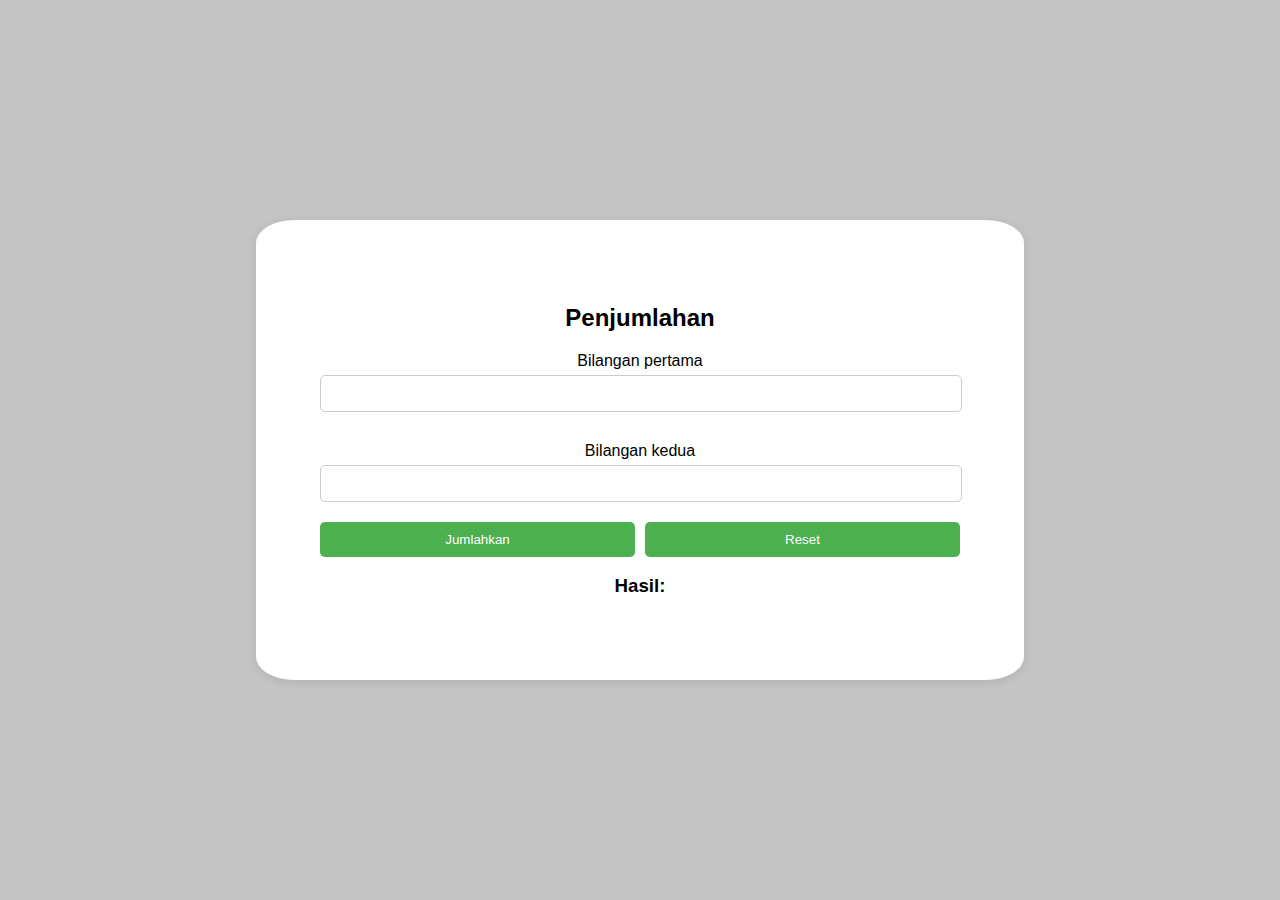
<file: Kalkulator sederhana/index.html>
<!DOCTYPE html>
<html lang="en">
<head>
    <meta charset="UTF-8">
    <meta name="viewport" content="width=device-width, initial-scale=1.0">
    <title>Penjumlahan Sederhana</title>
    <link rel="stylesheet" href="style.css">
</head>
<body>
    <div class="container">
        <h2>Penjumlahan</h2>
        <form id="penjumlahanForm">
            <label for="bilangan1">Bilangan pertama</label>
            <input type="number" id="bilangan1" name="bilangan1">
            
            <label for="bilangan2">Bilangan kedua</label>
            <input type="number" id="bilangan2" name="bilangan2">
            
            <div class="buttons">
                <button type="button" onclick="hitung()">Jumlahkan</button>
                <button type="reset">Reset</button>
            </div>
        </form>
        <h3>Hasil: <span id="hasil"></span></h3>
    </div>
    
    <script src="script.js"></script>
</body>
</html>
</file>
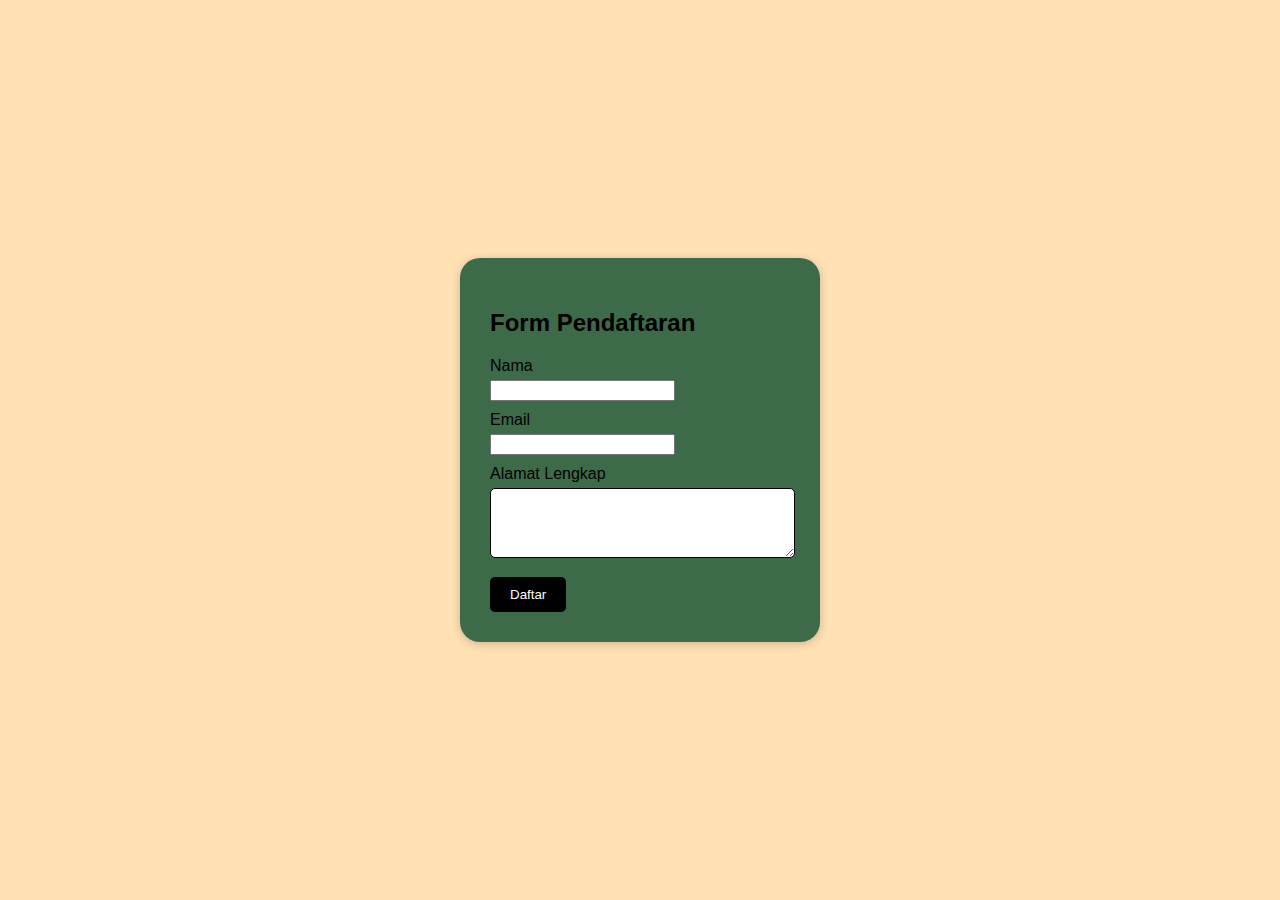
<file: Aplikasi Pendaftaran/aplikasi_pendaftaran.html>
<!DOCTYPE html>
<html lang="en">
<head>
    <meta charset="UTF-8">
    <meta name="viewport" content="width=device-width, initial-scale=1.0">
    <title>Form Pendaftaran</title>
    <link rel="stylesheet" href="style.css">
</head>
<body>
    <div class="container">
        <h1></h1>
        <form id="PendaftaranForm">
            <h2>Form Pendaftaran</h2>
            <label for="Nama">Nama</label>
            <input type="String" id="Nama" name="Nama">
            
            <label for="Email">Email</label>
            <input type="String" id="Email" name="Email">
            
            <label for="Alamat">Alamat Lengkap</label>
            <textarea id="Alamat" name="Alamat"></textarea>
        
            <div class="buttons">
                <button id="button" onclick="Daftar()">Daftar</button>
            </div>
        </form>
    </div>
    
    <script src="script.js"></script>
</body>
</html>
</file>
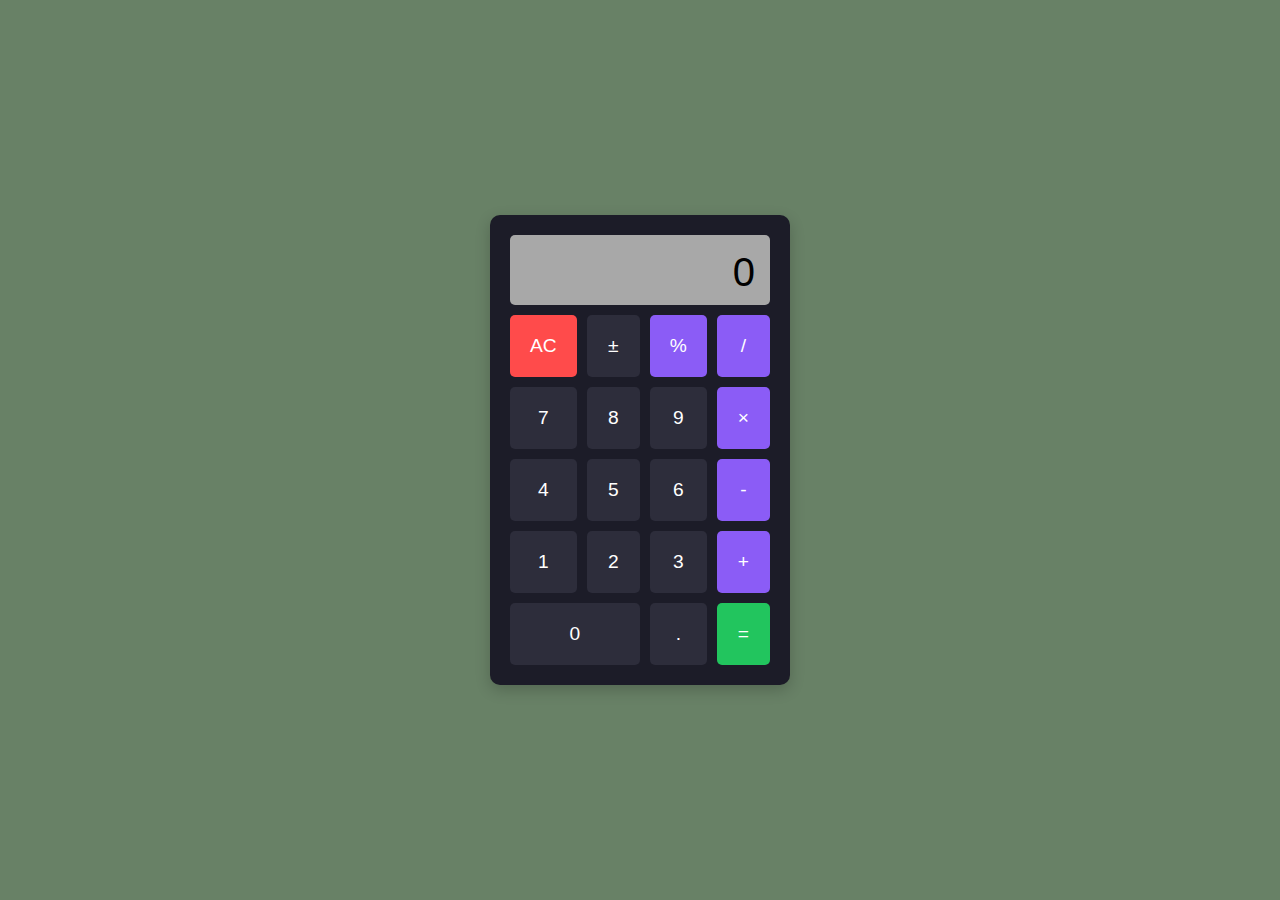
<file: Calculator/Calculator.html>
<!DOCTYPE html>
<html lang="en">
<head>
    <meta charset="UTF-8">
    <meta name="viewport" content="width=device-width, initial-scale=1.0">
    <title>Calculator</title>
    <link rel="stylesheet" href="Calculator.css">
</head>
<body>
    <div class="calculator">
        <div class="display">0</div>
        <div class="buttons">
            <button class="clear">AC</button>
            <button class="plus-minus">±</button>
            <button class="operator">%</button>
            <button class="operator">/</button>
            <button>7</button>
            <button>8</button>
            <button>9</button>
            <button class="operator">×</button>
            <button>4</button>
            <button>5</button>
            <button>6</button>
            <button class="operator">-</button>
            <button>1</button>
            <button>2</button>
            <button>3</button>
            <button class="operator">+</button>
            <button style="grid-column: span 2;">0</button>
            <button>.</button>
            <button class="equals">=</button>
        </div>
    </div>
    <script src="Calculator.js"></script>
</body>
</html>
</file>
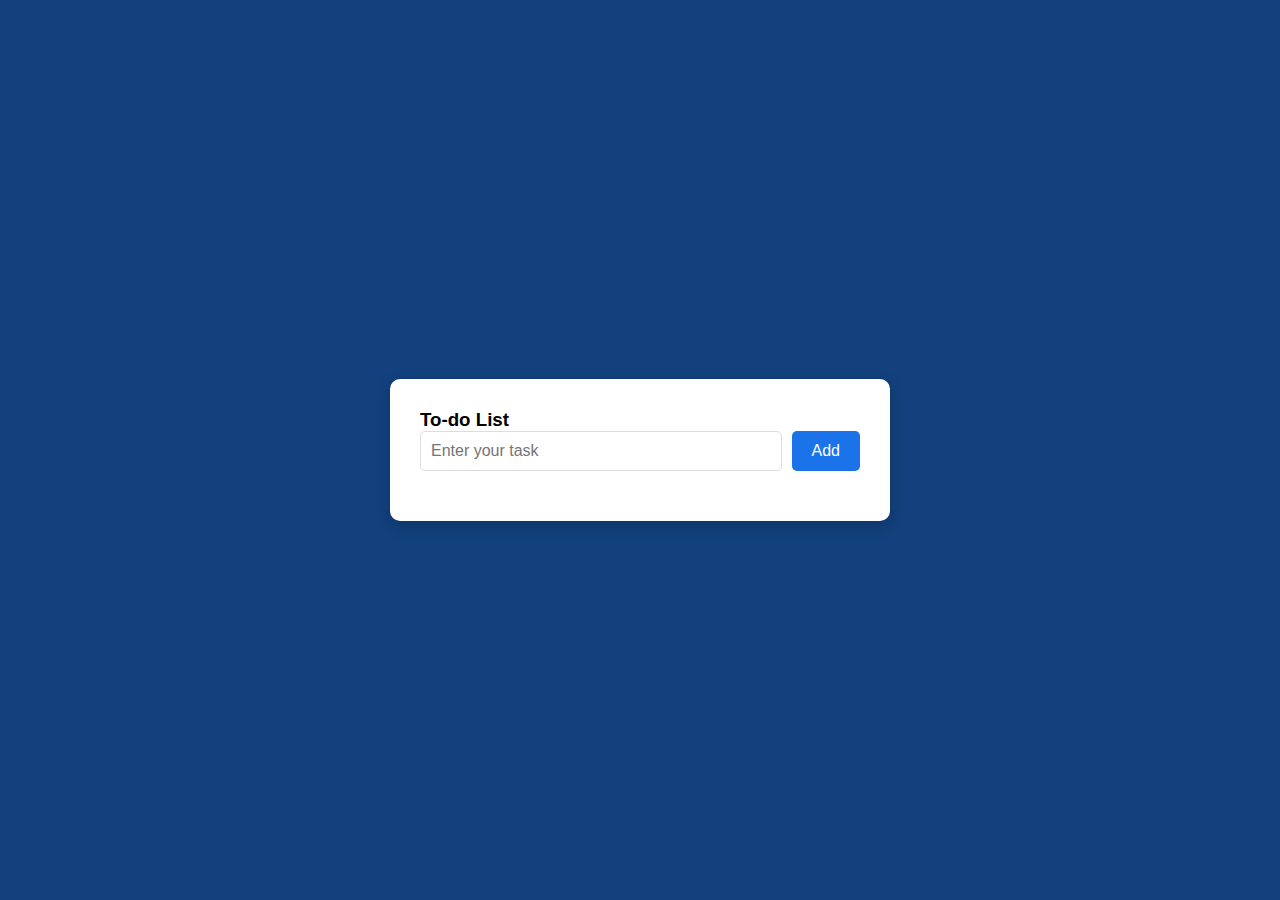
<file: todo/Todo.html>
<!DOCTYPE html>
<html lang="en">
<head>
    <meta charset="UTF-8">
    <meta name="viewport" content="width=device-width, initial-scale=1.0">
    <title>Todo List App</title>
    <link rel="stylesheet" href="Todo.css">
</head>
<body>
    <div class="container">
        <h3>To-do List</h3>
        <div class="input-section">
            <input type="text" id="todoInput" placeholder="Enter your task">
            <button onclick="addTodo()">Add</button>
        </div>
        <div id="todoList"></div>
    </div>
    <script src="Todo.js"></script>
</body>
</html>
</file>
<file: Kalkulator sederhana/style.css>
body {
    font-family: Arial, sans-serif;
    background-color: #c5c4c4;
    display: flex;
    justify-content: center;
    align-items: center;
    height: 100vh;
    margin: 0;
}

.container {
    background-color: white;
    padding: 5%;
    border-radius: 5%;
    box-shadow: 0 2px 10px rgba(0, 0, 0, 0.1);
    text-align: center;
    width: 50%;
}

h2 {
    margin-bottom: 20px;
}

label {
    display: block;
    margin: 10px 0 5px 0;
}

input[type="number"] {
    width: calc(100% - 20px);
    padding: 10px;
    margin-bottom: 20px;
    border: 1px solid #ccc;
    border-radius: 5px;
}

.buttons {
    display: flex;
    justify-content: space-between; 
    gap: 10px; 
}

button {
    flex: 1 ;
    background-color: #4CAF50;
    color: white;
    border: none;
    padding: 10px 20px;
    border-radius: 5px;
    cursor: pointer;
    margin: 0; 

button:hover {
    background-color: #45a049;
}


button:hover {
    background-color: #45a049;
}

h3 {
    margin-top: 20px;
}
}
</file>
<file: Aplikasi Pendaftaran/style.css>
body {
    font-family: Arial, sans-serif;
    background-color: #ffe1b4; 
    display: flex;
    justify-content: center;
    align-items: center;
    height: 100vh;
    margin: 0;
}

.container {
    background-color: #3D6B4A; 
    padding: 30px;
    border-radius: 20px; 
    box-shadow: 0 2px 10px rgba(0, 0, 0, 0.2); 
    text-align: left;
    width: 300px;
    color: black;
}

h2 {
    margin-bottom: 20px;
    font-size: 1.5em;
    font-weight: bold;
    text-align: left;
    color: black; 
}

label {
    display: block;
    margin: 10px 0 5px 0;
    color: black; 
}

textarea {
    width: 95%;
    padding: 3%;
    margin-bottom: 5%;
    border: 1px solid #000000;
    border-radius: 5px;
    background-color: #fff;
    height: 50px; 
}

.buttons {
    display: flex;
    justify-content: space-between; 
    gap: 10px; 
}

button {
    background-color: #000; 
    color: white;
    border: none;
    padding: 10px 20px;
    border-radius: 5px;
    cursor: pointer;
}

button:hover {
    background-color: #333; 
}
</file>
<file: Calculator/Calculator.css>
* {
    margin: 0;
    padding: 0;
    box-sizing: border-box;
    font-family: Arial, sans-serif;
}

body {
    min-height: 100vh;
    display: flex;
    justify-content: center;
    align-items: center;
    background: #688166;
}

.calculator {
    background: #1C1C28;
    padding: 20px;
    border-radius: 10px;
    box-shadow: 0 5px 15px rgba(0,0,0,0.2);
    width: 300px;
}

.display {
    background: #a8a8a8;
    height: 70px;
    padding: 15px;
    text-align: right;
    color: rgb(0, 0, 0);
    font-size: 2.5em;
    margin-bottom: 10px;
    overflow: hidden;
    border-radius: 5px;
}

.buttons {
    display: grid;
    grid-template-columns: repeat(4, 1fr);
    gap: 10px;
}

button {
    border: none;
    padding: 20px;
    font-size: 1.2em;
    border-radius: 5px;
    cursor: pointer;
    background: #2D2D3B;
    color: white;
    transition: 0.3s;
}

button:hover {
    opacity: 0.8;
}

.operator {
    background: #8B5CF6;
}

.clear {
    background: #FF4B4B;
}

.equals {
    background: #22C55E;
}
</file>
<file: todo/Todo.css>
* {
    margin: 0;
    padding: 0%;
    box-sizing: border-box;
    font-family: Arial, sans-serif;
}

body {
    min-height: 100vh;
    display: flex;
    justify-content: center;
    align-items:center;
    background: #12417d;
    padding: 20px;
}

.container {
    background: white;
    padding: 30px;
    border-radius: 10px;
    width: 100%;
    max-width: 500px;
    box-shadow: 0 5px 15px rgba(0,0,0,0.2);
}

.input-section {
    display: flex;
    gap: 10px;
    margin-bottom: 20px;
}

input[type="text"] {
    flex: 1;
    padding: 10px;
    border: 1px solid #ddd;
    border-radius: 5px;
    font-size: 16px;
}

button {
    padding: 10px 20px;
    background: #1a73e8;
    color: white;
    border: none;
    border-radius: 5px;
    cursor: pointer;
    font-size: 16px;
}

button:hover {
    background: #1557b0;
}

.todo-item {
    display: flex;
    align-items: center;
    background: #f0f7ff;
    padding: 15px;
    border-radius: 5px;
    margin-bottom: 10px;
    animation: fadeIn 0.3s;
}

.todo-text {
    flex: 1;
    margin-right: 10px;
}

.todo-actions {
    display: flex;
    gap: 5px;
}

.todo-actions img {
    width: 30px;
    height: 30px;
    cursor: pointer;
    transition: transform 0.2s;
}

.todo-actions img:hover {
    transform: scale(1.1);
}

@keyframes fadeIn {
    from {
        opacity: 0;
        transform: translateY(-10px);
    }
    to {
        opacity: 1;
        transform: translateY(0);
    }
}
</file>
